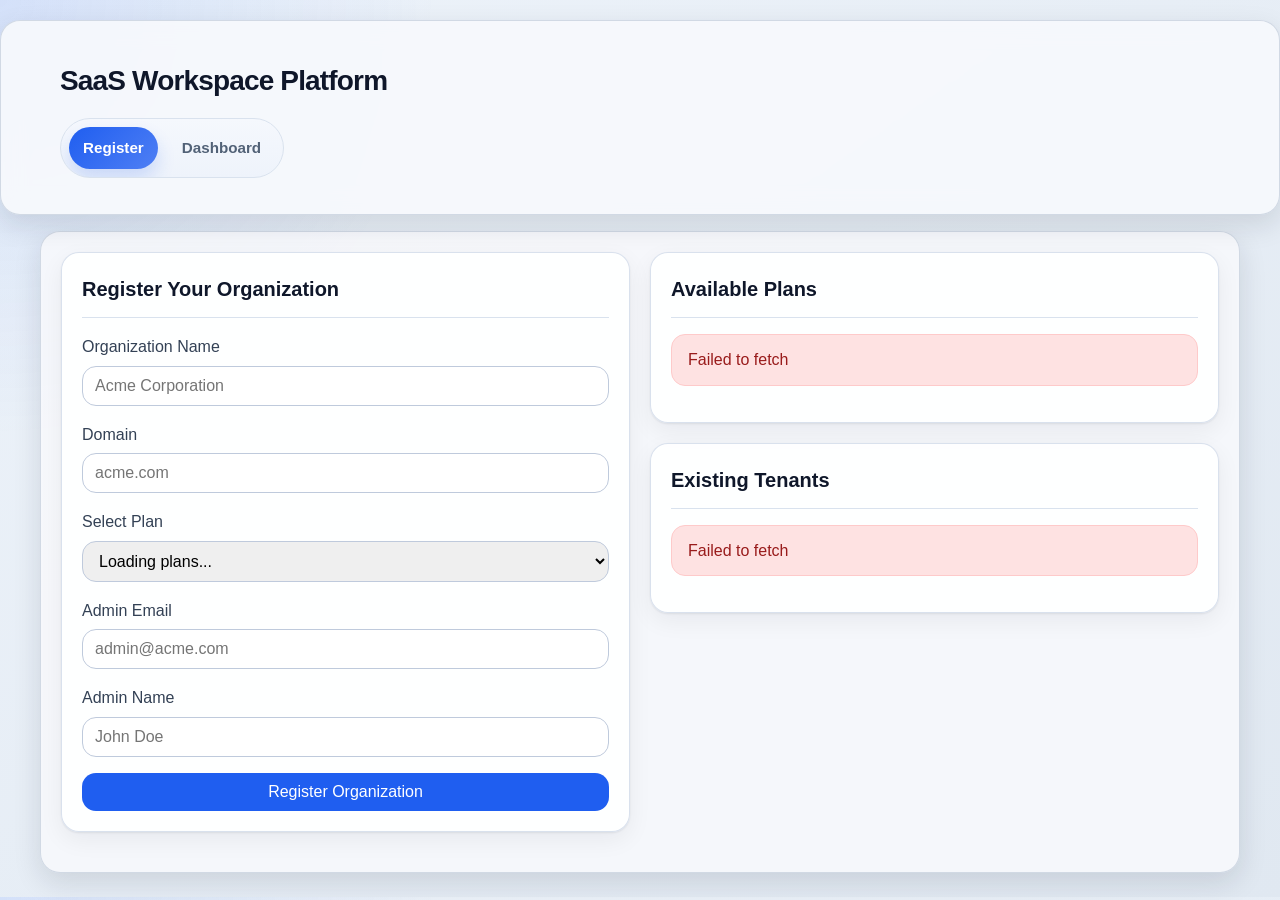
<file: frontend/index.html>
<!DOCTYPE html>
<html lang="en">
<head>
    <meta charset="UTF-8">
    <meta name="viewport" content="width=device-width, initial-scale=1.0">
    <title>SaaS Workspace - Register</title>
    <link rel="stylesheet" href="styles.css">
</head>
<body class="register-page">
    <header class="header">
        <div class="container">
            <h1>SaaS Workspace Platform</h1>
            <nav class="nav">
                <a href="index.html" class="active">Register</a>
                <a href="dashboard.html">Dashboard</a>
            </nav>
        </div>
    </header>

    <main class="container">
        <div class="grid grid-2">
            <!-- Registration Form -->
            <div class="card">
                <h2>Register Your Organization</h2>
                <div id="register-alert"></div>
                <form id="register-form">
                    <div class="form-group">
                        <label for="tenant-name">Organization Name</label>
                        <input type="text" id="tenant-name" placeholder="Acme Corporation" required>
                    </div>
                    <div class="form-group">
                        <label for="tenant-domain">Domain</label>
                        <input type="text" id="tenant-domain" placeholder="acme.com" required>
                    </div>
                    <div class="form-group">
                        <label for="plan-select">Select Plan</label>
                        <select id="plan-select" required>
                            <option value="">Loading plans...</option>
                        </select>
                    </div>
                    <div class="form-group">
                        <label for="admin-email">Admin Email</label>
                        <input type="email" id="admin-email" placeholder="admin@acme.com" required>
                    </div>
                    <div class="form-group">
                        <label for="admin-name">Admin Name</label>
                        <input type="text" id="admin-name" placeholder="John Doe" required>
                    </div>
                    <button type="submit" class="btn btn-primary" style="width: 100%;">Register Organization</button>
                </form>
            </div>

            <!-- Plans Info -->
            <div>
                <div class="card">
                    <h2>Available Plans</h2>
                    <div id="plans-list">
                        <div class="loading">
                            <div class="spinner"></div>
                            <p>Loading plans...</p>
                        </div>
                    </div>
                </div>

                <div class="card">
                    <h2>Existing Tenants</h2>
                    <div id="tenants-list">
                        <div class="loading">
                            <div class="spinner"></div>
                            <p>Loading tenants...</p>
                        </div>
                    </div>
                </div>
            </div>
        </div>
    </main>

    <script src="script.js"></script>
    <script>
        // Load plans and tenants on page load
        document.addEventListener('DOMContentLoaded', () => {
            loadPlans();
            loadTenants();
        });

        // Handle registration form
        document.getElementById('register-form').addEventListener('submit', async (e) => {
            e.preventDefault();

            const name = document.getElementById('tenant-name').value;
            const domain = document.getElementById('tenant-domain').value;
            const planId = document.getElementById('plan-select').value;
            const adminEmail = document.getElementById('admin-email').value;
            const adminName = document.getElementById('admin-name').value;

            try {
                // Create tenant
                const tenant = await api.createTenant(name, domain, parseInt(planId));

                // Create admin user; if this fails, remove the tenant to avoid partial registration
                try {
                    await api.createUser(tenant.id, adminEmail, adminName, 'admin');
                } catch (userError) {
                    try {
                        await api.deleteTenant(tenant.id);
                    } catch {
                        // Best effort cleanup; surface the original user creation error below.
                    }
                    throw userError;
                }

                showAlert('register-alert', 'Organization registered successfully! Redirecting to dashboard...', 'success');

                // Store tenant ID and redirect
                localStorage.setItem('currentTenantId', tenant.id);
                setTimeout(() => {
                    window.location.href = 'dashboard.html';
                }, 1500);
            } catch (error) {
                showAlert('register-alert', error.message, 'error');
            }
        });

        async function loadPlans() {
            try {
                const plans = await api.getPlans();
                const select = document.getElementById('plan-select');
                const plansList = document.getElementById('plans-list');

                // Update select
                select.innerHTML = '<option value="">Select a plan</option>';
                plans.forEach(plan => {
                    select.innerHTML += `<option value="${plan.id}">${plan.name} - $${plan.price_per_month}/mo</option>`;
                });

                // Update plans display
                if (plans.length === 0) {
                    plansList.innerHTML = '<div class="empty-state"><p>No plans available</p></div>';
                } else {
                    plansList.innerHTML = plans.map(plan => `
                        <div style="padding: 12px; border-bottom: 1px solid var(--gray-200);">
                            <strong>${plan.name}</strong>
                            <span class="badge badge-info" style="margin-left: 8px;">$${plan.price_per_month}/mo</span>
                            <div style="font-size: 0.875rem; color: var(--gray-600); margin-top: 4px;">
                                API: ${plan.api_limit.toLocaleString()} calls | Storage: ${plan.storage_limit_mb} MB
                            </div>
                        </div>
                    `).join('');
                }
            } catch (error) {
                document.getElementById('plans-list').innerHTML = `<div class="alert alert-error">${error.message}</div>`;
            }
        }

        async function loadTenants() {
            try {
                const tenants = await api.getTenants();
                const container = document.getElementById('tenants-list');

                if (tenants.length === 0) {
                    container.innerHTML = '<div class="empty-state"><p>No tenants registered yet</p></div>';
                } else {
                    container.innerHTML = `
                        <div class="table-container">
                            <table>
                                <thead>
                                    <tr>
                                        <th>Name</th>
                                        <th>Domain</th>
                                        <th>Action</th>
                                    </tr>
                                </thead>
                                <tbody>
                                    ${tenants.map(t => `
                                        <tr>
                                            <td>${t.name}</td>
                                            <td>${t.domain}</td>
                                            <td>
                                                <button class="btn btn-sm btn-outline" onclick="selectTenant(${t.id})">
                                                    Select
                                                </button>
                                                <button class="btn btn-sm btn-danger" onclick="removeTenant(${t.id}, '${t.name.replace(/'/g, "\\'")}')" style="margin-left: 8px;">
                                                    Delete
                                                </button>
                                            </td>
                                        </tr>
                                    `).join('')}
                                </tbody>
                            </table>
                        </div>
                    `;
                }
            } catch (error) {
                document.getElementById('tenants-list').innerHTML = `<div class="alert alert-error">${error.message}</div>`;
            }
        }

        function selectTenant(tenantId) {
            localStorage.setItem('currentTenantId', tenantId);
            window.location.href = 'dashboard.html';
        }

        async function removeTenant(tenantId, tenantName) {
            if (!confirm(`Delete tenant "${tenantName}" and all related data?`)) {
                return;
            }

            try {
                await api.deleteTenant(tenantId);

                if (localStorage.getItem('currentTenantId') === String(tenantId)) {
                    localStorage.removeItem('currentTenantId');
                }

                await loadTenants();
                await loadPlans();
                showAlert('register-alert', 'Tenant deleted successfully.', 'success');
            } catch (error) {
                showAlert('register-alert', error.message, 'error');
            }
        }
    </script>
</body>
</html>
</file>
<file: frontend/styles.css>
/* CSS Variables */
:root {
    --primary: #1f5ef0;
    --primary-hover: #184bc4;
    --success: #0f9d74;
    --warning: #c98912;
    --danger: #d94655;
    --gray-50: #f6f8fc;
    --gray-100: #edf2f7;
    --gray-200: #d9e2ee;
    --gray-300: #bfcadc;
    --gray-600: #526277;
    --gray-700: #334155;
    --gray-800: #1e293b;
    --gray-900: #0f172a;
    --white: #ffffff;
    --shadow: 0 1px 2px rgba(15, 23, 42, 0.08), 0 8px 24px rgba(15, 23, 42, 0.06);
    --shadow-md: 0 10px 28px rgba(15, 23, 42, 0.12);
    --radius: 14px;
}

/* Reset */
* {
    margin: 0;
    padding: 0;
    box-sizing: border-box;
}

body {
    font-family: "Aptos", "Segoe UI Variable", "Trebuchet MS", sans-serif;
    background: var(--gray-50);
    color: var(--gray-800);
    line-height: 1.6;
}

/* Layout */
.container {
    max-width: 1200px;
    margin: 0 auto;
    padding: 20px;
}

/* Header */
.header {
    background: rgba(255, 255, 255, 0.88);
    backdrop-filter: blur(12px);
    border: 1px solid rgba(209, 217, 229, 0.9);
    border-radius: 20px;
    padding: 18px 24px 16px;
    box-shadow: var(--shadow-md);
    margin: 20px auto 22px;
    max-width: 1280px;
}

.header h1 {
    font-size: 1.75rem;
    color: var(--gray-900);
    letter-spacing: -0.03em;
}

.nav {
    display: flex;
    gap: 10px;
    margin-top: 14px;
    padding: 8px;
    border-radius: 999px;
    background: linear-gradient(180deg, #f5f8fd 0%, #eef3fb 100%);
    border: 1px solid var(--gray-200);
    width: fit-content;
    max-width: 100%;
    overflow-x: auto;
}

.nav a {
    color: var(--gray-600);
    text-decoration: none;
    padding: 9px 14px;
    border-radius: 999px;
    font-size: 0.95rem;
    font-weight: 600;
    white-space: nowrap;
    transition: all 0.2s;
}

.nav a:hover,
.nav a.active {
    background: linear-gradient(135deg, var(--primary) 0%, #4f7ff4 100%);
    color: var(--white);
    box-shadow: 0 10px 18px rgba(31, 94, 240, 0.18);
}

/* Cards */
.card {
    background: rgba(255, 255, 255, 0.9);
    border: 1px solid rgba(215, 224, 236, 0.95);
    border-radius: 18px;
    box-shadow: var(--shadow);
    padding: 20px;
    margin-bottom: 20px;
}

.card h2 {
    font-size: 1.25rem;
    margin-bottom: 16px;
    color: var(--gray-900);
    border-bottom: 1px solid var(--gray-200);
    padding-bottom: 12px;
}

/* Grid */
.grid {
    display: grid;
    gap: 20px;
}

.grid-2 {
    grid-template-columns: repeat(2, 1fr);
}

.grid-3 {
    grid-template-columns: repeat(3, 1fr);
}

.grid-4 {
    grid-template-columns: repeat(4, 1fr);
}

@media (max-width: 768px) {
    .grid-2, .grid-3, .grid-4 {
        grid-template-columns: 1fr;
    }
}

/* Forms */
.form-group {
    margin-bottom: 16px;
}

.form-group label {
    display: block;
    margin-bottom: 6px;
    font-weight: 500;
    color: var(--gray-700);
}

.form-group input,
.form-group select {
    width: 100%;
    padding: 10px 12px;
    border: 1px solid var(--gray-300);
    border-radius: var(--radius);
    font-size: 1rem;
    transition: border-color 0.2s;
}

.form-group input:focus,
.form-group select:focus {
    outline: none;
    border-color: var(--primary);
}

/* Buttons */
.btn {
    display: inline-flex;
    align-items: center;
    justify-content: center;
    padding: 10px 20px;
    border: none;
    border-radius: var(--radius);
    font-size: 1rem;
    font-weight: 500;
    cursor: pointer;
    transition: all 0.2s;
}

.btn-primary {
    background: var(--primary);
    color: var(--white);
}

.btn-primary:hover {
    background: var(--primary-hover);
}

.btn-success {
    background: var(--success);
    color: var(--white);
}

.btn-danger {
    background: var(--danger);
    color: var(--white);
}

.btn-outline {
    background: transparent;
    border: 1px solid var(--gray-300);
    color: var(--gray-700);
}

.btn-outline:hover {
    background: var(--gray-100);
}

.btn-sm {
    padding: 6px 12px;
    font-size: 0.875rem;
}

/* Tables */
.table-container {
    overflow-x: auto;
}

table {
    width: 100%;
    border-collapse: collapse;
}

th, td {
    padding: 12px;
    text-align: left;
    border-bottom: 1px solid var(--gray-200);
}

th {
    background: var(--gray-50);
    font-weight: 600;
    color: var(--gray-700);
}

tr:hover {
    background: var(--gray-50);
}

/* Status badges */
.badge {
    display: inline-block;
    padding: 4px 10px;
    border-radius: 20px;
    font-size: 0.75rem;
    font-weight: 500;
}

.badge-success {
    background: #d1fae5;
    color: #065f46;
}

.badge-warning {
    background: #fef3c7;
    color: #92400e;
}

.badge-danger {
    background: #fee2e2;
    color: #991b1b;
}

.badge-info {
    background: #dbeafe;
    color: #1e40af;
}

/* Stats */
.stat-card {
    background: linear-gradient(180deg, rgba(255,255,255,0.96) 0%, rgba(244,248,255,0.98) 100%);
    border-radius: 18px;
    padding: 20px;
    box-shadow: var(--shadow);
    border: 1px solid rgba(215, 224, 236, 0.95);
}

.stat-card h3 {
    font-size: 0.875rem;
    color: var(--gray-600);
    margin-bottom: 8px;
}

.stat-card .value {
    font-size: 2rem;
    font-weight: 700;
    color: var(--gray-900);
}

.stat-card .change {
    font-size: 0.875rem;
    margin-top: 4px;
}

.stat-card .change.positive {
    color: var(--success);
}

.stat-card .change.negative {
    color: var(--danger);
}

/* Alerts */
.alert {
    padding: 12px 16px;
    border-radius: var(--radius);
    margin-bottom: 16px;
}

.alert-success {
    background: #d1fae5;
    color: #065f46;
    border: 1px solid #a7f3d0;
}

.alert-error {
    background: #fee2e2;
    color: #991b1b;
    border: 1px solid #fecaca;
}

.alert-info {
    background: #dbeafe;
    color: #1e40af;
    border: 1px solid #bfdbfe;
}

.alert-warning {
    background: #fff7ed;
    color: #9a3412;
    border: 1px solid #fed7aa;
}

/* Modal */
.modal-overlay {
    display: none;
    position: fixed;
    top: 0;
    left: 0;
    width: 100%;
    height: 100%;
    background: rgba(0, 0, 0, 0.5);
    z-index: 1000;
    align-items: center;
    justify-content: center;
}

.modal-overlay.active {
    display: flex;
}

.modal {
    background: var(--white);
    border-radius: var(--radius);
    padding: 24px;
    width: 100%;
    max-width: 500px;
    max-height: 90vh;
    overflow-y: auto;
}

.modal-large {
    max-width: 900px;
}

.modal h2 {
    margin-bottom: 20px;
}

.modal-actions {
    display: flex;
    gap: 12px;
    justify-content: flex-end;
    margin-top: 20px;
}

/* Loading */
.loading {
    text-align: center;
    padding: 40px;
    color: var(--gray-600);
}

.spinner {
    display: inline-block;
    width: 30px;
    height: 30px;
    border: 3px solid var(--gray-200);
    border-top-color: var(--primary);
    border-radius: 50%;
    animation: spin 0.8s linear infinite;
}

@keyframes spin {
    to { transform: rotate(360deg); }
}

/* Empty state */
.empty-state {
    text-align: center;
    padding: 40px;
    color: var(--gray-600);
}

.empty-state h3 {
    margin-bottom: 8px;
    color: var(--gray-700);
}

/* Utility */
.text-center { text-align: center; }
.text-right { text-align: right; }
.mt-4 { margin-top: 16px; }
.mb-4 { margin-bottom: 16px; }
.flex { display: flex; }
.flex-between { justify-content: space-between; }
.flex-center { align-items: center; }
.gap-2 { gap: 8px; }
.gap-4 { gap: 16px; }

/* -------------------------------------------------------------------------- */
/* Enterprise Dashboard Theme (Reference-inspired)                            */
/* -------------------------------------------------------------------------- */

.dashboard-page {
    background:
        radial-gradient(circle at top left, rgba(31, 94, 240, 0.14), transparent 30%),
        radial-gradient(circle at top right, rgba(15, 157, 116, 0.10), transparent 28%),
        linear-gradient(180deg, #eef3fa 0%, #e5ecf4 50%, #dde5ef 100%);
    min-height: 100vh;
}

.dashboard-page .header {
    background: rgba(247, 249, 253, 0.9);
    border: 1px solid rgba(207, 215, 227, 0.95);
    border-radius: 20px;
    box-shadow: var(--shadow-md);
    margin: 20px auto 16px;
    max-width: 1280px;
    padding: 18px 22px 16px;
}

.dashboard-page .header .nav {
    display: flex;
    width: 100%;
    margin-top: 16px;
    flex-wrap: wrap;
}

.dashboard-page .container {
    max-width: 1280px;
}

.dashboard-page .header .container {
    max-width: none;
    margin: 0;
    padding: 0;
}

.dashboard-page .header .flex-between {
    align-items: center;
}

.dashboard-page .header h1 {
    font-size: 2rem;
    letter-spacing: -0.04em;
}

.dashboard-page .nav {
    margin-top: 14px;
    display: flex;
    flex-direction: row;
    gap: 10px;
    border: 1px solid rgba(207, 215, 227, 0.95);
    padding: 8px;
    background: rgba(255, 255, 255, 0.7);
}

.dashboard-page .nav a {
    border-radius: 999px;
    padding: 9px 14px;
    font-weight: 600;
    border: 1px solid transparent;
}

.dashboard-page .nav a:hover,
.dashboard-page .nav a.active {
    background: linear-gradient(135deg, var(--primary) 0%, #4f7ff4 100%);
    color: #fff;
    border-color: transparent;
    box-shadow: 0 10px 18px rgba(31, 94, 240, 0.18);
}

.dashboard-page main.container {
    background: rgba(247, 249, 252, 0.86);
    border: 1px solid rgba(207, 215, 227, 0.95);
    border-radius: 20px;
    box-shadow: var(--shadow-md);
    margin-bottom: 24px;
    padding: 18px;
    display: block;
    max-width: none;
    width: calc(100% - 48px);
    margin-left: auto;
    margin-right: auto;
}

.dashboard-page .card {
    border: 1px solid rgba(215, 224, 236, 0.9);
    border-radius: 18px;
}

.dashboard-shell {
    display: flex;
    gap: 18px;
    align-items: flex-start;
    width: 100%;
}

.dashboard-sidebar {
    flex: 0 0 220px;
    gap: 18px;
    position: sticky;
    top: 20px;
    background: #f9fbff;
    border: 1px solid #d6dfea;
    border-radius: 14px;
    padding: 16px 14px;
    box-shadow: inset 0 1px 0 rgba(255, 255, 255, 0.65);
    min-height: calc(100vh - 140px);
    display: flex;
    flex-direction: column;
    gap: 10px;
}

.sidebar-brand {
    font-size: 1rem;
    font-weight: 800;
    color: #0f172a;
    margin-bottom: 6px;
    padding-left: 4px;
}

.sidebar-link {
    display: flex;
    align-items: center;
    gap: 10px;
    padding: 11px 12px;
    border-radius: 10px;
    color: #334155;
    text-decoration: none;
    border: 1px solid transparent;
    background: transparent;
    font-weight: 600;
}

.sidebar-link:hover,
.sidebar-link.active {
    background: #e7eefc;
    color: #1d4ed8;
    border-color: #c8d8fb;
}

.sidebar-footer {
    margin-top: auto;
    padding: 12px;
    border-radius: 12px;
    background: #eef3fb;
    border: 1px solid #d9e3f1;
}

.sidebar-footer-label {
    font-size: 0.74rem;
    text-transform: uppercase;
    letter-spacing: 0.06em;
    color: #64748b;
    margin-bottom: 4px;
}

.sidebar-footer-value {
    font-size: 0.95rem;
    font-weight: 700;
    color: #0f172a;
}

.dashboard-content {
    min-width: 0;
    flex: 1 1 auto;
}

.dashboard-page .hero-card {
    grid-column: auto;
    border: 1px solid rgba(207, 215, 227, 0.95);
    background: linear-gradient(135deg, rgba(255,255,255,0.92) 0%, rgba(246,248,252,0.82) 100%);
}

.dashboard-page .hero-card-inner {
    align-items: flex-start;
}

.dashboard-page .eyebrow {
    display: inline-flex;
    align-items: center;
    padding: 6px 10px;
    border-radius: 999px;
    background: linear-gradient(135deg, rgba(31, 94, 240, 0.12), rgba(15, 157, 116, 0.10));
    color: #17367b;
    font-size: 0.78rem;
    font-weight: 700;
    letter-spacing: 0.04em;
    text-transform: uppercase;
}

.dashboard-page .hero-copy {
    max-width: 780px;
    color: var(--gray-700);
    font-size: 1rem;
}

.dashboard-page .hero-points {
    min-width: 280px;
    display: grid;
    gap: 10px;
}

.dashboard-page .hero-point {
    padding: 12px 14px;
    border: 1px solid rgba(215, 224, 236, 0.95);
    border-radius: 14px;
    background: rgba(255, 255, 255, 0.92);
}

.dashboard-page .hero-point strong {
    display: block;
    margin-bottom: 4px;
    color: #0f172a;
}

.dashboard-page .hero-point span {
    color: var(--gray-600);
    font-size: 0.92rem;
}

.dashboard-page .hero-flow {
    display: flex;
    flex-wrap: wrap;
    gap: 10px;
}

.dashboard-page .hero-flow span {
    padding: 8px 12px;
    border-radius: 999px;
    background: #eef3fa;
    color: #334155;
    border: 1px solid #d9e2ef;
    font-size: 0.88rem;
    font-weight: 600;
}

.dashboard-meta-stack {
    display: grid;
    gap: 12px;
}

.dashboard-meta-stack div {
    padding: 14px 16px;
    border-radius: 14px;
    background: linear-gradient(180deg, rgba(255, 255, 255, 0.95) 0%, rgba(242, 247, 253, 0.92) 100%);
    border: 1px solid rgba(215, 224, 236, 0.95);
}

.dashboard-meta-stack span {
    display: block;
    font-size: 0.74rem;
    text-transform: uppercase;
    letter-spacing: 0.08em;
    color: var(--gray-600);
    margin-bottom: 4px;
}

.dashboard-meta-stack strong {
    font-size: 1.05rem;
    color: var(--gray-900);
}

.dashboard-quick-actions {
    display: grid;
    grid-template-columns: repeat(2, minmax(0, 1fr));
    gap: 12px;
}

.dashboard-action {
    display: block;
    padding: 16px;
    border-radius: 16px;
    border: 1px solid rgba(215, 224, 236, 0.95);
    background: linear-gradient(180deg, rgba(255, 255, 255, 0.96) 0%, rgba(242, 247, 253, 0.98) 100%);
    text-decoration: none;
    color: inherit;
    transition: transform 0.18s ease, box-shadow 0.18s ease, border-color 0.18s ease;
}

.dashboard-action strong {
    display: block;
    margin-bottom: 4px;
    color: var(--gray-900);
}

.dashboard-action span {
    color: var(--gray-600);
    font-size: 0.94rem;
}

.dashboard-action:hover {
    transform: translateY(-2px);
    border-color: rgba(31, 94, 240, 0.25);
    box-shadow: 0 14px 26px rgba(31, 94, 240, 0.10);
}

.timeline {
    display: grid;
    gap: 12px;
}

.timeline-item {
    display: flex;
    align-items: flex-start;
    gap: 12px;
    padding: 14px 0;
    border-bottom: 1px solid rgba(215, 224, 236, 0.85);
}

.timeline-item:last-child {
    border-bottom: none;
    padding-bottom: 0;
}

.timeline-item strong {
    display: block;
    color: var(--gray-900);
    margin-bottom: 2px;
}

.timeline-item p {
    color: var(--gray-600);
    font-size: 0.94rem;
}

.timeline-dot {
    width: 12px;
    height: 12px;
    margin-top: 6px;
    border-radius: 999px;
    background: linear-gradient(135deg, var(--primary) 0%, #7c9ef8 100%);
    box-shadow: 0 0 0 6px rgba(31, 94, 240, 0.08);
    flex: 0 0 auto;
}

.timeline-dot-billing {
    background: linear-gradient(135deg, var(--success) 0%, #41d6a5 100%);
    box-shadow: 0 0 0 6px rgba(15, 157, 116, 0.08);
}

@media (max-width: 768px) {
    .dashboard-quick-actions {
        grid-template-columns: 1fr;
    }
}

.dashboard-page .stat-card {
    border: 1px solid rgba(215, 224, 236, 0.95);
    border-radius: 18px;
    box-shadow: none;
    padding: 14px 16px;
}

.dashboard-page .stat-card .value {
    font-size: 1.9rem;
}

.dashboard-page table {
    border: 1px solid #dce3ed;
    border-radius: 8px;
    overflow: hidden;
}

.dashboard-page th,
.dashboard-page td {
    padding: 10px 10px;
    font-size: 0.92rem;
}

.dashboard-page th {
    background: #f6f8fc;
}

.dashboard-page .btn {
    border-radius: 7px;
    font-weight: 600;
}

.dashboard-page .btn-primary {
    background: linear-gradient(135deg, var(--primary) 0%, #4f7ff4 100%);
}

.dashboard-page .btn-primary:hover {
    background: linear-gradient(135deg, var(--primary-hover) 0%, #356cf0 100%);
}

.dashboard-page .btn-success {
    background: linear-gradient(135deg, var(--success) 0%, #16b585 100%);
}

.dashboard-page .btn-success:hover {
    background: linear-gradient(135deg, #0d8764 0%, #12a878 100%);
}

.dashboard-page .btn-outline {
    border-color: rgba(207, 215, 227, 0.95);
    background: rgba(255, 255, 255, 0.9);
}

.dashboard-page .modal {
    border: 1px solid #cad4e2;
    box-shadow: 0 22px 45px rgba(17, 24, 39, 0.22);
    border-radius: 12px;
}

.dashboard-page #tenant-info {
    display: flex;
    align-items: center;
}

.register-page {
    background:
        radial-gradient(circle at top left, rgba(31, 94, 240, 0.12), transparent 28%),
        linear-gradient(145deg, #edf3fa 0%, #e0e8f1 100%);
}

.register-page .header {
    background: rgba(247, 249, 252, 0.92);
    border: 1px solid rgba(207, 215, 227, 0.95);
    border-radius: 20px;
    box-shadow: var(--shadow-md);
    margin: 20px auto 16px;
    max-width: 1280px;
}

.register-page main.container {
    background: rgba(247, 249, 252, 0.88);
    border: 1px solid rgba(207, 215, 227, 0.95);
    border-radius: 20px;
    box-shadow: var(--shadow-md);
    margin-bottom: 24px;
    padding: 20px;
}

@media (max-width: 980px) {
    .dashboard-shell {
        flex-direction: column;
    }

    .dashboard-page .header .nav {
        width: 100%;
        flex-wrap: nowrap;
        justify-content: flex-start;
        overflow-x: auto;
    }

    .dashboard-sidebar {
        position: static;
        min-height: auto;
        flex-basis: auto;
        width: 100%;
    }

    .dashboard-page #tenant-info {
        flex-wrap: wrap;
        justify-content: flex-end;
        gap: 8px;
    }

    .dashboard-page .hero-card-inner {
        flex-direction: column;
    }

    .dashboard-page .hero-points {
        min-width: 0;
        width: 100%;
    }
}
</file>
